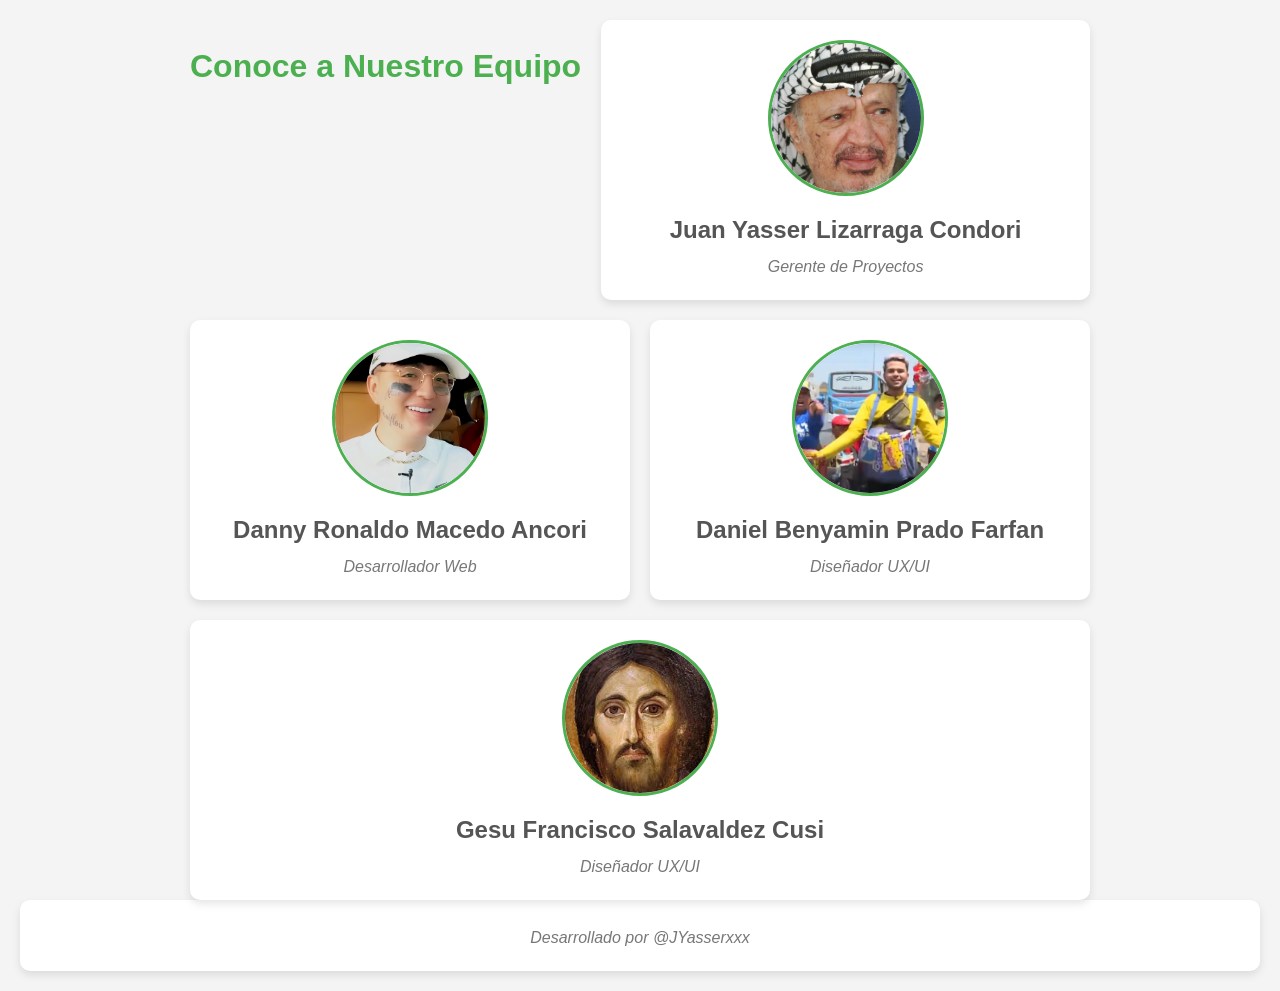
<file: Index.html>
<!DOCTYPE html>
<html lang="en">
<head>
    <meta charset="UTF-8">
    <meta name="viewport" content="width=device-width, initial-scale=1.0">
    <title>Nuestro Equipo</title>
    <link rel="stylesheet" href="styles.css ">
</head>
<body>
    <div class="team-container">
        <h1>Conoce a Nuestro Equipo</h1>
        
        <div class="team-member">
            <img src="images/yasser.jpg" alt="Juan Yasser Lizarraga Condori">
            <h2>Juan Yasser Lizarraga Condori</h2>
            <p>Gerente de Proyectos</p>
        </div>
        
        <div class="team-member">
            <img src="images/danny.jpg" alt="Foto Danny Ronaldo Macedo Ancori">
            <h2>Danny Ronaldo Macedo Ancori</h2>
            <p>Desarrollador Web</p>
        </div>
        
        <div class="team-member">
            <img src="images/chamo.jpg" alt="Foto Daniel Benyamin Prado Farfan">
            <h2>Daniel Benyamin Prado Farfan</h2>
            <p>Diseñador UX/UI</p>
        </div>

        <div class="team-member">
            <img src="images/images.jpg" alt="Foto Gesu Francisco Salavaldez Cusi">
            <h2>Gesu Francisco Salavaldez Cusi</h2>
            <p>Diseñador UX/UI</p>
        </div>
    </div>
    <div class= "team-member">
        <p>Desarrollado por @JYasserxxx</p>  
    </div>   
</body>
</html>
</file>
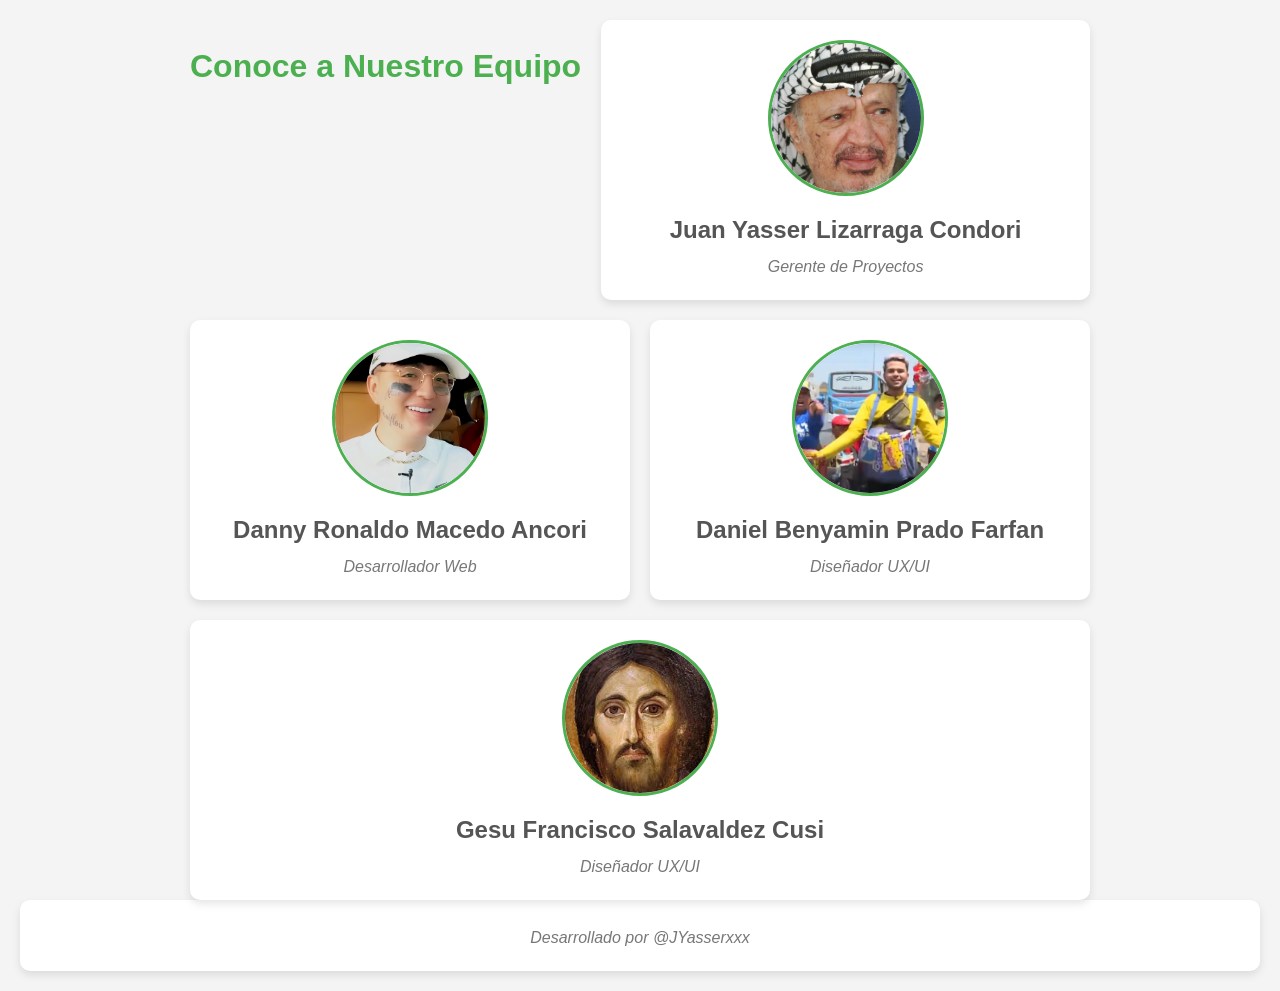
<file: index.html>
<!DOCTYPE html>
<html lang="en">
<head>
    <meta charset="UTF-8">
    <meta name="viewport" content="width=device-width, initial-scale=1.0">
    <title>Nuestro Equipo</title>
    <link rel="stylesheet" href="styles.css ">
</head>
<body>
    <div class="team-container">
        <h1>Conoce a Nuestro Equipo</h1>
        
        <div class="team-member">
            <img src="images/yasser.jpg" alt="Juan Yasser Lizarraga Condori">
            <h2>Juan Yasser Lizarraga Condori</h2>
            <p>Gerente de Proyectos</p>
        </div>
        
        <div class="team-member">
            <img src="images/danny.jpg" alt="Foto Danny Ronaldo Macedo Ancori">
            <h2>Danny Ronaldo Macedo Ancori</h2>
            <p>Desarrollador Web</p>
        </div>
        
        <div class="team-member">
            <img src="images/chamo.jpg" alt="Foto Daniel Benyamin Prado Farfan">
            <h2>Daniel Benyamin Prado Farfan</h2>
            <p>Diseñador UX/UI</p>
        </div>

        <div class="team-member">
            <img src="images/images.jpg" alt="Foto Gesu Francisco Salavaldez Cusi">
            <h2>Gesu Francisco Salavaldez Cusi</h2>
            <p>Diseñador UX/UI</p>
        </div>
    </div>
    <div class= "team-member">
        <p>Desarrollado por @JYasserxxx</p>  
    </div>   
</body>
</html>
</file>
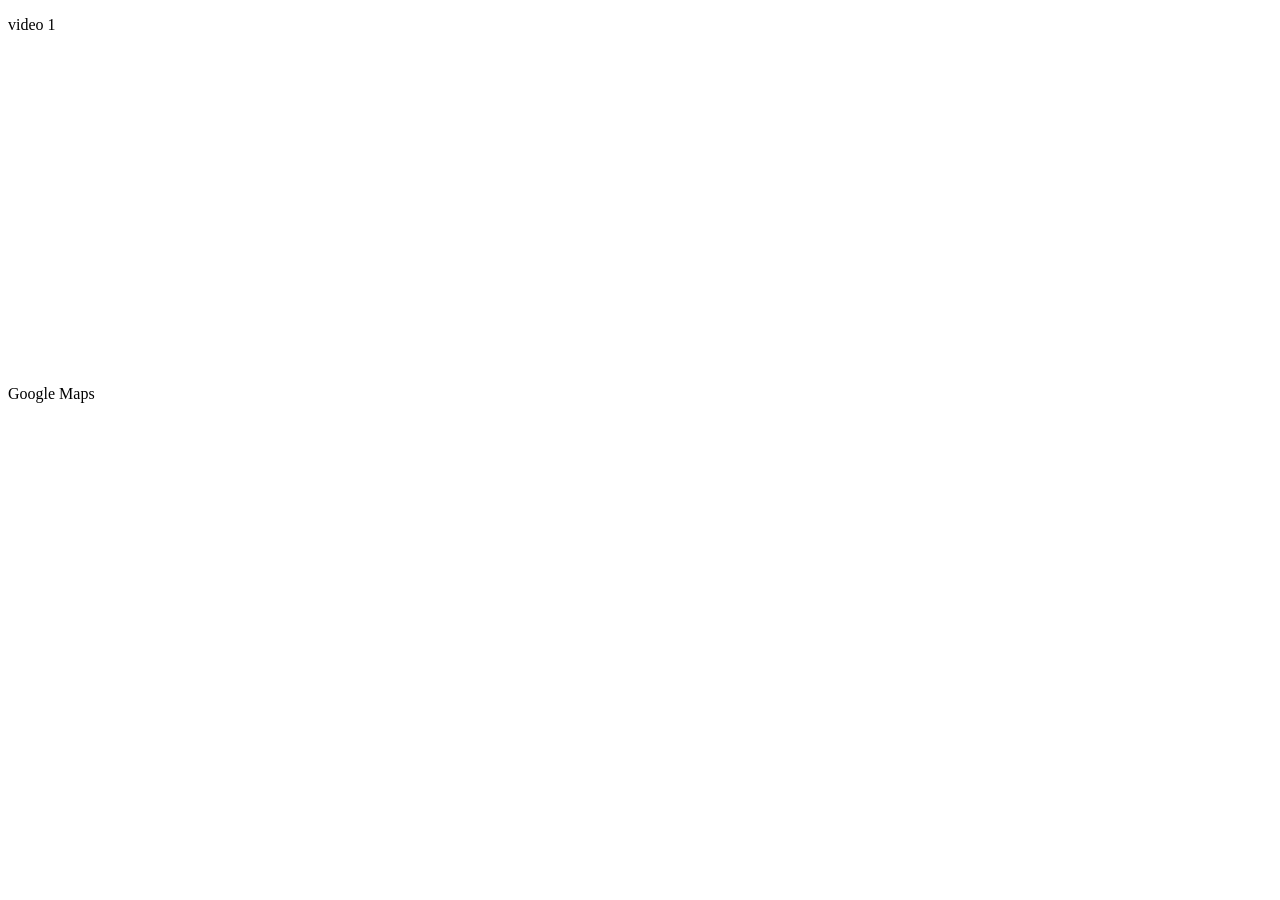
<file: Index3.html>
<!DOCTYPE html>
<html lang="en">
<head>
    <meta charset="UTF-8">
    <meta name="viewport" content="width=device-width, initial-scale=1.0">
    <title>Version 3 para mi </title>
</head>
<body>
    <p>video 1</p>
    <iframe width="560" height="315" src="https://www.youtube.com/embed/f_YwHVv3XRI?si=nTfyq7Fi_e75OjXh" 
    title="YouTube video player" frameborder="0" 
    allow="accelerometer; autoplay; clipboard-write; encrypted-media; gyroscope; picture-in-picture; web-share" 
    referrerpolicy="strict-origin-when-cross-origin" allowfullscreen></iframe>

    <p>Google Maps</p>
    
    <iframe src="https://www.google.com/maps/embed?pb=!1m18!1m12!1m3!1d3879.0949439293454!2d-71.91732902415811!3d-13.529764571284739!2m3!1f0!2f0!3f0!3m2!1i1024!2i768!4f13.1!3m3!1m2!1s0x916e7f2f0d000001%3A0xe2fbfdc4ca6dd!2sCementerio%20de%20San%20Sebastian!5e0!3m2!1ses!2spe!4v1756250611476!5m2!1ses!2spe" 
    width="600" height="450" style="border:0;" 
    allowfullscreen="" loading="lazy" referrerpolicy="no-referrer-when-downgrade"></iframe>
</body>
</html>
</file>
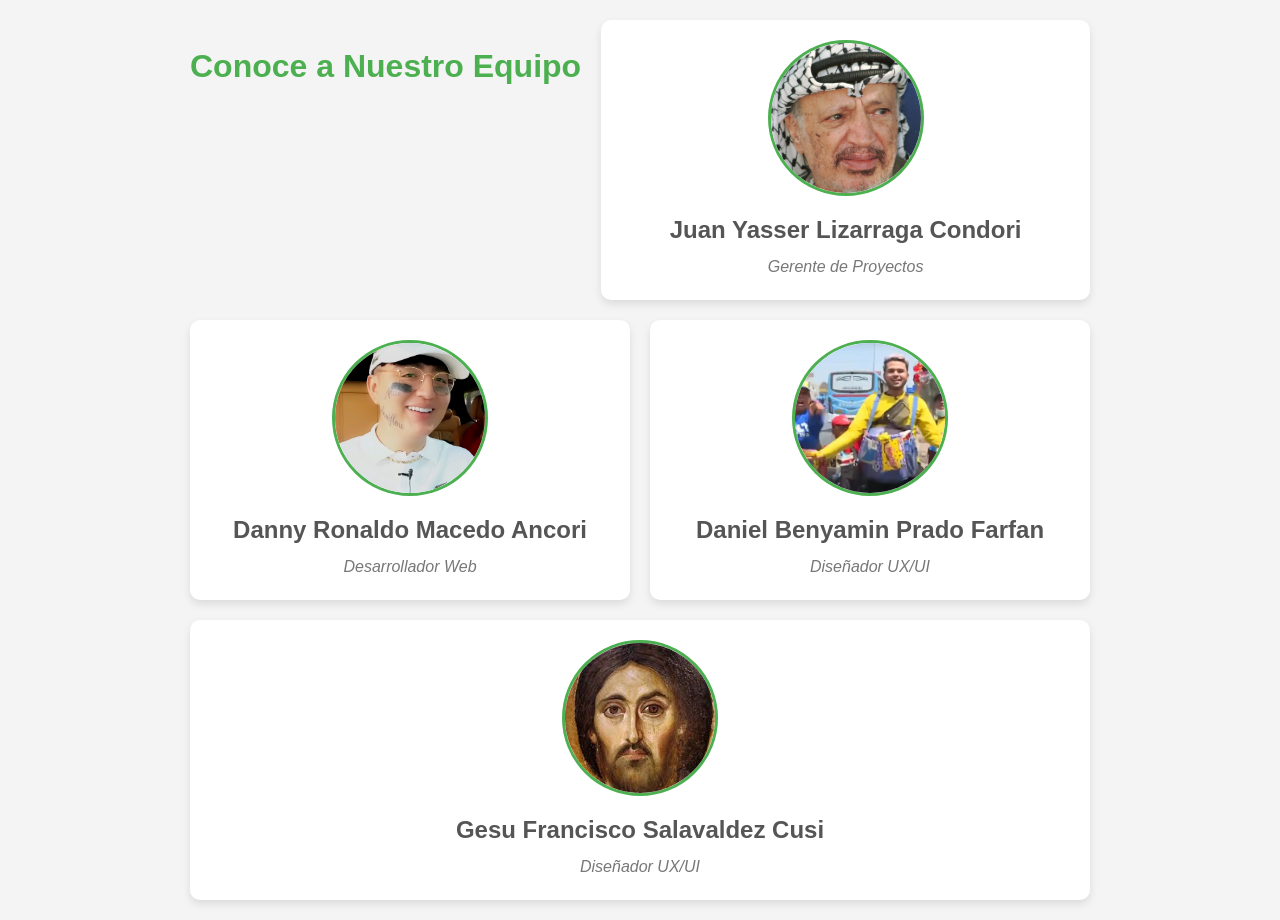
<file: Presentacion.html>
<!DOCTYPE html>
<html lang="en">
<head>
    <meta charset="UTF-8">
    <meta name="viewport" content="width=device-width, initial-scale=1.0">
    <title>Nuestro Equipo</title>
    <link rel="stylesheet" href="styles.css ">
</head>
<body>
    <div class="team-container">
        <h1>Conoce a Nuestro Equipo</h1>
        
        <div class="team-member">
            <img src="images/yasser.jpg" alt="Juan Yasser Lizarraga Condori">
            <h2>Juan Yasser Lizarraga Condori</h2>
            <p>Gerente de Proyectos</p>
        </div>
        
        <div class="team-member">
            <img src="images/danny.jpg" alt="Foto Danny Ronaldo Macedo Ancori">
            <h2>Danny Ronaldo Macedo Ancori</h2>
            <p>Desarrollador Web</p>
        </div>
        
        <div class="team-member">
            <img src="images/chamo.jpg" alt="Foto Daniel Benyamin Prado Farfan">
            <h2>Daniel Benyamin Prado Farfan</h2>
            <p>Diseñador UX/UI</p>
        </div>

        <div class="team-member">
            <img src="images/images.jpg" alt="Foto Gesu Francisco Salavaldez Cusi">
            <h2>Gesu Francisco Salavaldez Cusi</h2>
            <p>Diseñador UX/UI</p>
        </div>
    </div>
</body>
</html>
</file>
<file: styles.css>
body {
    font-family: Arial, sans-serif;
    background-color: #f4f4f4;
    color: #333;
    line-height: 1.6;
    margin: 0;
    padding: 20px;
}

.team-container {
    max-width: 900px;
    margin: 0 auto;
    text-align: center;
}

h1 {
    color: #4CAF50;
    margin-bottom: 40px;
}

.team-member {
    display: flex;
    flex-direction: column;
    align-items: center;
    background-color: #fff;
    padding: 20px;
    border-radius: 10px;
    box-shadow: 0 4px 8px rgba(0, 0, 0, 0.1);
    margin-bottom: 20px;
}

.team-member img {
    width: 150px;
    height: 150px;
    border-radius: 50%;
    object-fit: cover;
    margin-bottom: 15px;
    border: 3px solid #4CAF50;
}

.team-member h2 {
    margin: 0;
    font-size: 1.5em;
    color: #555;
}

.team-member p {
    margin: 5px 0 0;
    font-style: italic;
    color: #777;
}


@media (min-width: 768px) {
    .team-container {
        display: flex;
        justify-content: center;
        gap: 20px;
        flex-wrap: wrap;
    }
    .team-member {
        flex: 1 1 250px; 
        margin-bottom: 0;
    }
}

.team-member img {
    width: 150px; 
    height: 150px; 
    border-radius: 50%; 
    object-fit: cover; 
    margin-bottom: 15px;
    border: 3px solid #4CAF50;
}
</file>
